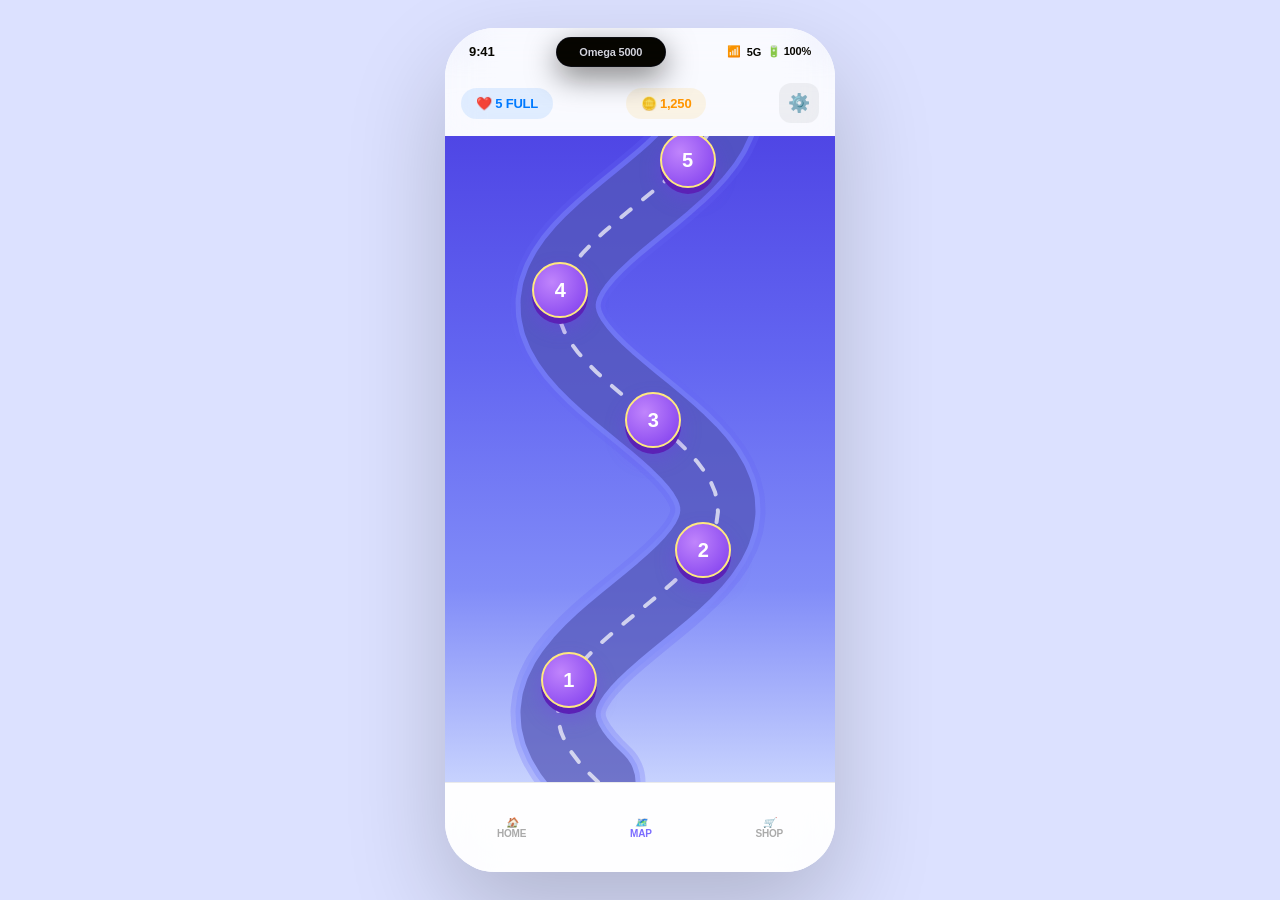
<file: index.html>
<!DOCTYPE html>
<html lang="en">
<head>
  <meta charset="UTF-8" />
  <meta name="viewport" content="width=device-width, initial-scale=1.0, maximum-scale=1.0, user-scalable=no, viewport-fit=cover" />
  <title>Bubble Shooter Pro</title>
  <link rel="preconnect" href="https://fonts.googleapis.com">
  <link href="https://fonts.googleapis.com/css2?family=Poppins:wght@400;600;700;900&display=swap" rel="stylesheet">
  <link rel="stylesheet" href="style.css">
</head>
<body>

<div class="game-container">

  <!-- iOS OVERLAYS (SHARED) -->
  <div class="ios-status-bar">
    <span class="time">9:41</span>
    <div class="dynamic-island" id="dynamicIsland">
      <span id="island-text">Omega 5000</span>
    </div>
    <div class="status-icons">
      <span>📶</span>
      <span>5G</span>
      <span>🔋 100%</span>
    </div>
  </div>

  <!-- MAP SCREEN (RESTORED FOREST) -->
  <div id="mapScreen" class="screen map-screen">
    <header class="hud-top-premium" style="background:rgba(255,255,255,0.75); backdrop-filter:blur(20px); padding: 60px 20px 15px; border-bottom:1px solid rgba(0,0,0,0.05);">
      <div class="hud-item" style="background:rgba(0,122,255,0.1); color:#007aff; padding:8px 15px; border-radius:20px; font-weight:800; font-size:13px;">❤️ 5 <span>FULL</span></div>
      <div class="hud-item" style="background:rgba(255,179,0,0.1); color:#ff9500; padding:8px 15px; border-radius:20px; font-weight:800; font-size:13px;">🪙 <span id="map-coins">1250</span></div>
      <button class="hud-btn-p" style="width:40px; height:40px; border-radius:12px; background:rgba(0,0,0,0.05); border:none; display:flex; justify-content:center; align-items:center; font-size:18px;" onclick="showScreen('settingsScreen')">⚙️</button>
    </header>
    <div class="map-scroller" id="mapScrollArea"><div id="levelPath" style="position:relative;"></div></div>
    
    <!-- Focus Current Level Button -->
    <button id="focusCurrentBtn" class="focus-current-btn hidden" onclick="scrollToCurrentLevel()">
      <svg id="focusArrow" viewBox="0 0 24 24" fill="white" width="30" height="30" style="transition: transform 0.3s;">
          <path d="M20 12l-1.41-1.41L13 16.17V4h-2v12.17l-5.58-5.59L4 12l8 8 8-8z"/>
      </svg>
    </button>
    
    <footer style="height:90px; background:#fff; display:flex; justify-content:space-around; align-items:center; border-top:1px solid #eee;">
      <div style="text-align:center; color:#aaa; font-size:10px; font-weight:800;"><i>🏠</i><br>HOME</div>
      <div style="text-align:center; color:#7b6cff; font-size:10px; font-weight:800;"><i>🗺️</i><br>MAP</div>
      <div onclick="showScreen('shopScreen')" style="text-align:center; color:#aaa; font-size:10px; font-weight:800; cursor:pointer;"><i>🛒</i><br>SHOP</div>
    </footer>
  </div>

  <!-- GAMEPLAY SCREEN (THE PHOTO CLONE) -->
  <div id="gameplayScreen" class="screen hidden play-bg">
    
    <header class="hud-top-premium">
      <button class="hamburger-btn" onclick="showScreen('mapScreen')">
        <div class="line"></div>
        <div class="line"></div>
        <div class="line"></div>
      </button>

      <div class="star-progress-track">
        <div class="star-progress-fill" style="width: 45%;"></div>
        <div class="star-wrapper" style="left: 33%;"><div class="p-star active">★</div></div>
        <div class="star-wrapper" style="left: 66%;"><div class="p-star">★</div></div>
        <div class="star-wrapper" style="left: 100%;"><div class="p-star">★</div></div>
      </div>

      <div class="score-pill">
        <h3 id="score">2450</h3>
      </div>
    </header>

    <canvas id="gameCanvas" style="position: absolute; top: 0; left: 0; width: 100%; height: 100%; z-index: 0;"></canvas>

    <footer class="hud-bottom-p">
      <div class="ammo-pill" id="ammo-val">55</div>
      
      <div class="shooter-row">
        <div class="main-ball-wrap">
          <div id="currentBall" class="cannon-ball-p" style="width:58px; height:58px;"></div>
          <div class="bubble-star-p" style="font-size: 32px;">✶</div>
        </div>
        <div class="reserve-ball-wrap" onclick="swapBubbles()">
          <div id="nextBall" class="cannon-ball-p" style="width:38px; height:38px;"></div>
          <div class="bubble-star-p" style="font-size: 24px;">✶</div>
          <!-- Slimmer & Swirly (Ghumaodar) Light Purple Arrows -->
          <svg class="swap-arrows" viewBox="0 0 100 100">
            <path d="M35,30 Q50,20 65,30" fill="none" stroke="rgba(214, 186, 255, 0.7)" stroke-width="5" stroke-linecap="round" />
            <path d="M62,25 L68,32 L58,35" fill="none" stroke="rgba(214, 186, 255, 0.7)" stroke-width="5" stroke-linecap="round" stroke-linejoin="round" />
            <path d="M65,70 Q50,80 35,70" fill="none" stroke="rgba(214, 186, 255, 0.7)" stroke-width="5" stroke-linecap="round" />
            <path d="M38,75 L32,68 L42,65" fill="none" stroke="rgba(214, 186, 255, 0.7)" stroke-width="5" stroke-linecap="round" stroke-linejoin="round" />
          </svg>
        </div>













      </div>

      <div class="pu-grid-p">
        <!-- Bomb -->
        <div class="pu-glass-btn pu-purple" onclick="usePowerup('bomb')">
          <span style="font-size:42px; filter: drop-shadow(0 4px 4px rgba(0,0,0,0.4)); margin-top: -5px;">💣</span>
          <div class="pu-badge-premium pu-badge-purple" id="badge-bomb">0</div>
        </div>
        
        <!-- Aim -->
        <div class="pu-glass-btn pu-cyan" onclick="usePowerup('aim')">
          <svg viewBox="0 0 100 100" style="width:85%; height:85%;">
            <circle cx="20" cy="85" r="10" fill="#3ddc84" stroke="#fff" stroke-width="2"/>
            <path d="M 27,78 L 85,20 L 55,5" fill="none" stroke="#66ff66" stroke-width="6" stroke-dasharray="6,6" stroke-linecap="round"/>
            <circle cx="85" cy="20" r="6" fill="#3ddc84"/>
            <polygon points="55,5 65,10 60,20" fill="#66ff66" />
            <circle cx="20" cy="85" r="15" fill="#fff" opacity="0.3" filter="blur(3px)"/>
          </svg>
          <div class="pu-badge-premium pu-badge-green" id="badge-aim">0</div>
        </div>
        
        <!-- Rotate -->
        <div class="pu-glass-btn pu-cyan">
          <svg viewBox="0 0 100 100" style="width:85%; height:85%;">
            <defs>
              <radialGradient id="cyG" cx="30%" cy="30%" r="70%">
                <stop offset="0%" stop-color="#ccffff"/><stop offset="30%" stop-color="#00ddff"/><stop offset="100%" stop-color="#0066cc"/>
              </radialGradient>
              <radialGradient id="grG" cx="30%" cy="30%" r="70%">
                <stop offset="0%" stop-color="#ccffcc"/><stop offset="30%" stop-color="#33cc33"/><stop offset="100%" stop-color="#006600"/>
              </radialGradient>
              <radialGradient id="rdG" cx="30%" cy="30%" r="70%">
                <stop offset="0%" stop-color="#ffcccc"/><stop offset="30%" stop-color="#ff4d4d"/><stop offset="100%" stop-color="#990000"/>
              </radialGradient>
            </defs>
            
            <!-- Fat Glossy Arrows -->
            <path d="M 65,30 A 35 35 0 0 1 75,50" fill="none" stroke="rgba(255,255,255,0.8)" stroke-width="6" stroke-linecap="round"/>
            <polygon points="70,45 77,57 84,45" fill="rgba(255,255,255,0.8)" />

            <path d="M 60,75 A 35 35 0 0 1 35,70" fill="none" stroke="rgba(255,255,255,0.8)" stroke-width="6" stroke-linecap="round"/>
            <polygon points="45,65 30,70 45,78" fill="rgba(255,255,255,0.8)" />

            <path d="M 20,50 A 35 35 0 0 1 35,25" fill="none" stroke="rgba(255,255,255,0.8)" stroke-width="6" stroke-linecap="round"/>
            <polygon points="28,32 38,20 42,32" fill="rgba(255,255,255,0.8)" />

            <!-- 3D Bubbles -->
            <circle cx="50" cy="20" r="15" fill="url(#cyG)" stroke="rgba(255,255,255,0.4)" stroke-width="1.5"/>
            <circle cx="44" cy="13" r="4" fill="#fff" opacity="0.8"/>

            <circle cx="20" cy="65" r="15" fill="url(#grG)" stroke="rgba(255,255,255,0.4)" stroke-width="1.5"/>
            <circle cx="14" cy="58" r="4" fill="#fff" opacity="0.8"/>

            <circle cx="80" cy="65" r="15" fill="url(#rdG)" stroke="rgba(255,255,255,0.4)" stroke-width="1.5"/>
            <circle cx="74" cy="58" r="4" fill="#fff" opacity="0.8"/>
          </svg>
          <div class="pu-badge-premium pu-badge-purple">2</div>
        </div>
        
        <!-- Fireball (Falling Comet) -->
        <div class="pu-glass-btn pu-purple" onclick="usePowerup('fireball')">
          <svg viewBox="0 0 100 100" style="width:85%; height:85%;" class="fireball-anim">
            <defs>
              <linearGradient id="cometG" x1="0%" y1="100%" x2="100%" y2="0%">
                <stop offset="0%" stop-color="#ffffff"/>
                <stop offset="40%" stop-color="#88ccff"/>
                <stop offset="100%" stop-color="rgba(102, 179, 255, 0)"/>
              </linearGradient>
              <filter id="glow">
                <feGaussianBlur stdDeviation="3" result="coloredBlur"/>
                <feMerge><feMergeNode in="coloredBlur"/><feMergeNode in="SourceGraphic"/></feMerge>
              </filter>
            </defs>
            
            <!-- Meteor Body / Tail -->
            <path d="M25,75 C45,85 70,50 90,10 C50,30 15,55 25,75 Z" fill="url(#cometG)" filter="url(#glow)"/>
            
            <!-- Action Streaks -->
            <path d="M15,65 L75,5" fill="none" stroke="url(#cometG)" stroke-width="3" stroke-linecap="round"/>
            <path d="M35,85 L95,25" fill="none" stroke="url(#cometG)" stroke-width="3" stroke-linecap="round"/>
            
            <!-- Glowing Core (Head) -->
            <circle cx="30" cy="70" r="12" fill="#fff" filter="url(#glow)"/>
            <circle cx="30" cy="70" r="8" fill="#ccffff"/>
          </svg>
          <div class="pu-badge-premium pu-badge-purple" id="badge-fireball">0</div>
        </div>
      </div>
    </footer>


  </div>

  <!-- SHOP SCREEN -->
  <div id="shopScreen" class="screen hidden" style="background:#f4f7ff; width:100%; height:100%;">
    <header class="hud-top-premium" style="background:#fff; padding: 50px 20px 15px; border-bottom:1px solid #eee;">
      <h2 style="color:#5b4dff; margin:0; font-size:24px;">Shop</h2>
      <div class="hud-item" style="background:#eef2ff; padding:8px 15px; border-radius:20px; font-weight:800; color:#ffb300;">🪙 <span id="shop-coins">1250</span></div>
    </header>
    <div style="padding:20px; display:flex; flex-direction:column; gap:15px; overflow-y:auto; height:calc(100% - 180px);">
      <div style="background:#fff; border-radius:20px; padding:20px; display:flex; justify-content:space-between; align-items:center; box-shadow:0 10px 30px rgba(0,0,0,0.05);">
        <div style="display:flex; align-items:center; gap:15px;">
          <span style="font-size:36px;">💣</span>
          <div><h3 style="margin:0; color:#333;">Bomb</h3><p style="margin:0; color:#888; font-size:12px;">Destroys area</p></div>
        </div>
        <button style="background:#ffb300; border:none; padding:10px 20px; border-radius:15px; color:#fff; font-weight:800; font-size:16px;" onclick="buyItem('bomb', 500)">500 🪙</button>
      </div>
      <div style="background:#fff; border-radius:20px; padding:20px; display:flex; justify-content:space-between; align-items:center; box-shadow:0 10px 30px rgba(0,0,0,0.05);">
        <div style="display:flex; align-items:center; gap:15px;">
          <span style="font-size:36px;">🎯</span>
          <div><h3 style="margin:0; color:#333;">Super Aim</h3><p style="margin:0; color:#888; font-size:12px;">Longer trajectory</p></div>
        </div>
        <button style="background:#ffb300; border:none; padding:10px 20px; border-radius:15px; color:#fff; font-weight:800; font-size:16px;" onclick="buyItem('aim', 300)">300 🪙</button>
      </div>
      <div style="background:#fff; border-radius:20px; padding:20px; display:flex; justify-content:space-between; align-items:center; box-shadow:0 10px 30px rgba(0,0,0,0.05);">
        <div style="display:flex; align-items:center; gap:15px;">
          <span style="font-size:36px;">☄️</span>
          <div><h3 style="margin:0; color:#333;">Fireball</h3><p style="margin:0; color:#888; font-size:12px;">Burns everything</p></div>
        </div>
        <button style="background:#ffb300; border:none; padding:10px 20px; border-radius:15px; color:#fff; font-weight:800; font-size:16px;" onclick="buyItem('fireball', 800)">800 🪙</button>
      </div>
    </div>
    <footer style="position:absolute; bottom:0; width:100%; height:90px; background:#fff; display:flex; justify-content:space-around; align-items:center; border-top:1px solid #eee;">
      <div onclick="showScreen('mapScreen')" style="text-align:center; color:#aaa; font-size:10px; font-weight:800; cursor:pointer;"><i>🏠</i><br>HOME</div>
      <div onclick="showScreen('mapScreen')" style="text-align:center; color:#aaa; font-size:10px; font-weight:800; cursor:pointer;"><i>🗺️</i><br>MAP</div>
      <div style="text-align:center; color:#7b6cff; font-size:10px; font-weight:800;"><i>🛒</i><br>SHOP</div>
    </footer>
  </div>

  <!-- SETTINGS SCREEN -->
  <div id="settingsScreen" class="screen hidden" style="background:#f4f7ff; width:100%; height:100%;">
    <header class="hud-top-premium" style="background:#fff; padding: 50px 20px 15px; border-bottom:1px solid #eee; display:flex; justify-content:space-between; align-items:center;">
      <button class="hud-btn-p" style="width:45px; height:45px;" onclick="showScreen('mapScreen')">⬅️</button>
      <h2 style="color:#5b4dff; margin:0; font-size:24px;">Settings</h2>
      <div style="width:45px;"></div>
    </header>
    <div style="padding:30px 20px; display:flex; flex-direction:column; gap:20px;">
      <div style="background:#fff; border-radius:20px; padding:20px; display:flex; justify-content:space-between; align-items:center; box-shadow:0 10px 30px rgba(0,0,0,0.05);">
        <h3 style="margin:0; color:#333;">Sound Effects</h3>
        <button id="toggleSoundBtn" style="background:#3ddc84; border:none; padding:10px 20px; border-radius:15px; color:#fff; font-weight:800; font-size:16px;" onclick="toggleSound()">ON</button>
      </div>
      <div style="background:#fff; border-radius:20px; padding:20px; display:flex; justify-content:space-between; align-items:center; box-shadow:0 10px 30px rgba(0,0,0,0.05);">
        <h3 style="margin:0; color:#333;">Music</h3>
        <button id="toggleMusicBtn" style="background:#3ddc84; border:none; padding:10px 20px; border-radius:15px; color:#fff; font-weight:800; font-size:16px;" onclick="toggleMusic()">ON</button>
      </div>
      <button style="background:#ff4d4d; border:none; padding:15px; border-radius:20px; color:#fff; font-weight:800; font-size:18px; margin-top:20px; box-shadow:0 10px 30px rgba(255,77,77,0.3);" onclick="resetProgress()">Reset Progress</button>
    </div>
  </div>

</div>

<script src="game.js"></script>

<!-- GSAP -->
<script src="https://cdnjs.cloudflare.com/ajax/libs/gsap/3.12.2/gsap.min.js"></script>

<style>
.points { position:absolute; color:#fff; font-size:26px; font-weight:700; pointer-events:none; text-shadow:0 2px 10px rgba(0,0,0,0.25); z-index:999; animation:floatUp 1s forwards; }
@keyframes floatUp { 0%{opacity:0;transform:translateY(0) scale(0.5)} 20%{opacity:1;transform:translateY(-10px) scale(1)} 100%{opacity:0;transform:translateY(-80px) scale(1.3)} }
.bg-particle { position:fixed; border-radius:50%; background:rgba(255,255,255,0.35); filter:blur(2px); animation:floatParticle linear infinite; pointer-events:none; z-index:0; }
@keyframes floatParticle { from{transform:translateY(0px)} to{transform:translateY(-100vh)} }
.shake { animation:shake 0.25s; }
@keyframes shake { 0%{transform:translateX(0)} 25%{transform:translateX(-5px)} 50%{transform:translateX(5px)} 75%{transform:translateX(-3px)} 100%{transform:translateX(0)} }
.level-complete { position:fixed; inset:0; z-index:9999; background:rgba(0,0,0,0.55); backdrop-filter:blur(10px); display:none; justify-content:center; align-items:center; }
.complete-card { width:300px; padding:35px; border-radius:36px; background:rgba(255,255,255,0.95); text-align:center; box-shadow:0 20px 60px rgba(0,0,0,0.3); }
.complete-card h1 { font-size:38px; color:#5b4dff; margin-bottom:8px; }
.complete-card p { color:#888; margin-bottom:22px; font-size:16px; }
.complete-btn { width:220px; height:60px; border:none; border-radius:20px; background:linear-gradient(to right,#ffb300,#ff7a00); color:white; font-size:20px; font-weight:700; cursor:pointer; box-shadow:0 8px 20px rgba(255,150,0,0.4); }
.failed-btn { width:220px; height:60px; border:none; border-radius:20px; background:linear-gradient(to right,#ff4d4d,#cc0000); color:white; font-size:20px; font-weight:700; cursor:pointer; box-shadow:0 8px 20px rgba(200,0,0,0.4); }
.combo-text { position:fixed; top:160px; left:50%; transform:translateX(-50%); color:#fff; font-size:38px; font-weight:800; text-shadow:0 5px 15px rgba(0,0,0,0.3); opacity:0; z-index:999; pointer-events:none; }
</style>

<!-- LEVEL COMPLETE MODAL -->
<div class="level-complete" id="levelComplete">
  <div class="complete-card">
    <h1>LEVEL CLEAR 🎉</h1>
    <p>You cleared all bubbles!</p>
    <button class="complete-btn" id="nextLevelBtn">NEXT LEVEL ▶</button>
  </div>
</div>

<!-- LEVEL FAILED MODAL -->
<div class="level-complete" id="levelFailed">
  <div class="complete-card">
    <h1 style="color:#ff4d4d;">OUT OF MOVES 😢</h1>
    <p>You didn't clear the board in time.</p>
    <button class="failed-btn" id="retryLevelBtn">TRY AGAIN ↻</button>
  </div>
</div>
<div class="combo-text" id="comboText">COMBO x3</div>

<script>
// ── Background Particles ──────────────────────────────────
(function createBgParticles(){
  for(let i=0;i<20;i++){
    const p=document.createElement('div');
    p.className='bg-particle';
    p.style.width=Math.random()*8+4+'px';
    p.style.height=p.style.width;
    p.style.left=Math.random()*100+'%';
    p.style.bottom='-20px';
    p.style.animationDuration=Math.random()*10+8+'s';
    p.style.animationDelay=Math.random()*10+'s';
    p.style.opacity=Math.random()*0.6+0.2;
    document.body.appendChild(p);
  }
})();

// ── Floating Score Popup ──────────────────────────────────
window.showPoints = function(x, y, text) {
  const div = document.createElement('div');
  div.className = 'points';
  div.innerText = text;
  div.style.left = x + 'px';
  div.style.top  = y + 'px';
  document.body.appendChild(div);
  setTimeout(() => div.remove(), 1000);
};

// ── Screen Shake ──────────────────────────────────────────
window.screenShake = function() {
  const el = document.getElementById('gameplayScreen');
  if (!el) return;
  el.classList.add('shake');
  setTimeout(() => el.classList.remove('shake'), 250);
};

// ── Bubble Pop Particles (DOM) ────────────────────────────
window.animateBubblePop = function(x, y, color) {
  for(let i=0;i<8;i++){
    const p = document.createElement('div');
    p.style.cssText = `position:fixed;width:10px;height:10px;border-radius:50%;background:${color};left:${x}px;top:${y}px;z-index:9998;pointer-events:none;`;
    document.body.appendChild(p);
    if(window.gsap) {
      gsap.to(p, { x:(Math.random()-0.5)*120, y:(Math.random()-0.5)*120, scale:0, opacity:0, duration:0.6, onComplete:()=>p.remove() });
    } else { setTimeout(()=>p.remove(), 600); }
  }
};

// ── Combo System ──────────────────────────────────────────
let _combo = 0;
window.increaseCombo = function() {
  _combo++;
  if (_combo >= 3) {
    const el = document.getElementById('comboText');
    el.innerText = `COMBO x${_combo}`;
    if(window.gsap) {
      gsap.fromTo(el, {scale:0.4,opacity:0,y:0}, {scale:1,opacity:1,duration:0.3});
      gsap.to(el, {opacity:0,y:-40,delay:0.7,duration:0.4});
    }
  }
  clearTimeout(window._comboTimer);
  window._comboTimer = setTimeout(() => _combo = 0, 1500);
};

// ── Level Complete Modal ──────────────────────────────────
// ── Level Complete / Failed Modals ──────────────────────────
window.showLevelComplete = function() {
  const island = document.getElementById('dynamicIsland');
  const islandText = document.getElementById('island-text');
  if (island && islandText) {
      islandText.innerText = `🎉 LEVEL CLEARED!`;
      island.classList.add('expanded');
  }

  const modal = document.getElementById('levelComplete');
  modal.style.display = 'flex';
  if(window.gsap) gsap.from(modal.querySelector('.complete-card'), {scale:0.5, duration:0.4, ease:'back.out(1.7)'});
};

window.showLevelFailed = function() {
  const island = document.getElementById('dynamicIsland');
  const islandText = document.getElementById('island-text');
  if (island && islandText) {
      islandText.innerText = `😢 OUT OF MOVES`;
      island.classList.add('expanded');
  }

  const modal = document.getElementById('levelFailed');
  modal.style.display = 'flex';
  if(window.gsap) gsap.from(modal.querySelector('.complete-card'), {scale:0.5, duration:0.4, ease:'back.out(1.7)'});
};

document.getElementById('nextLevelBtn').addEventListener('click', () => {
  document.getElementById('levelComplete').style.display = 'none';
  const island = document.getElementById('dynamicIsland');
  if (island) island.classList.remove('expanded');
  if(window.S) {
    S.currentLevel = Math.min(S.currentLevel + 1, 5000);
  }
  if(window.startGame) startGame();
});

document.getElementById('retryLevelBtn').addEventListener('click', () => {
  document.getElementById('levelFailed').style.display = 'none';
  const island = document.getElementById('dynamicIsland');
  if (island) island.classList.remove('expanded');
  if(window.startGame) startGame();
});

// ── Smooth Button Press ───────────────────────────────────
document.querySelectorAll('button').forEach(btn => {
  btn.addEventListener('mousedown', () => { if(window.gsap) gsap.to(btn, {scale:0.92, duration:0.1}); });
  btn.addEventListener('mouseup',   () => { if(window.gsap) gsap.to(btn, {scale:1,    duration:0.1}); });
});
</script>
</body>
</html>
</file>
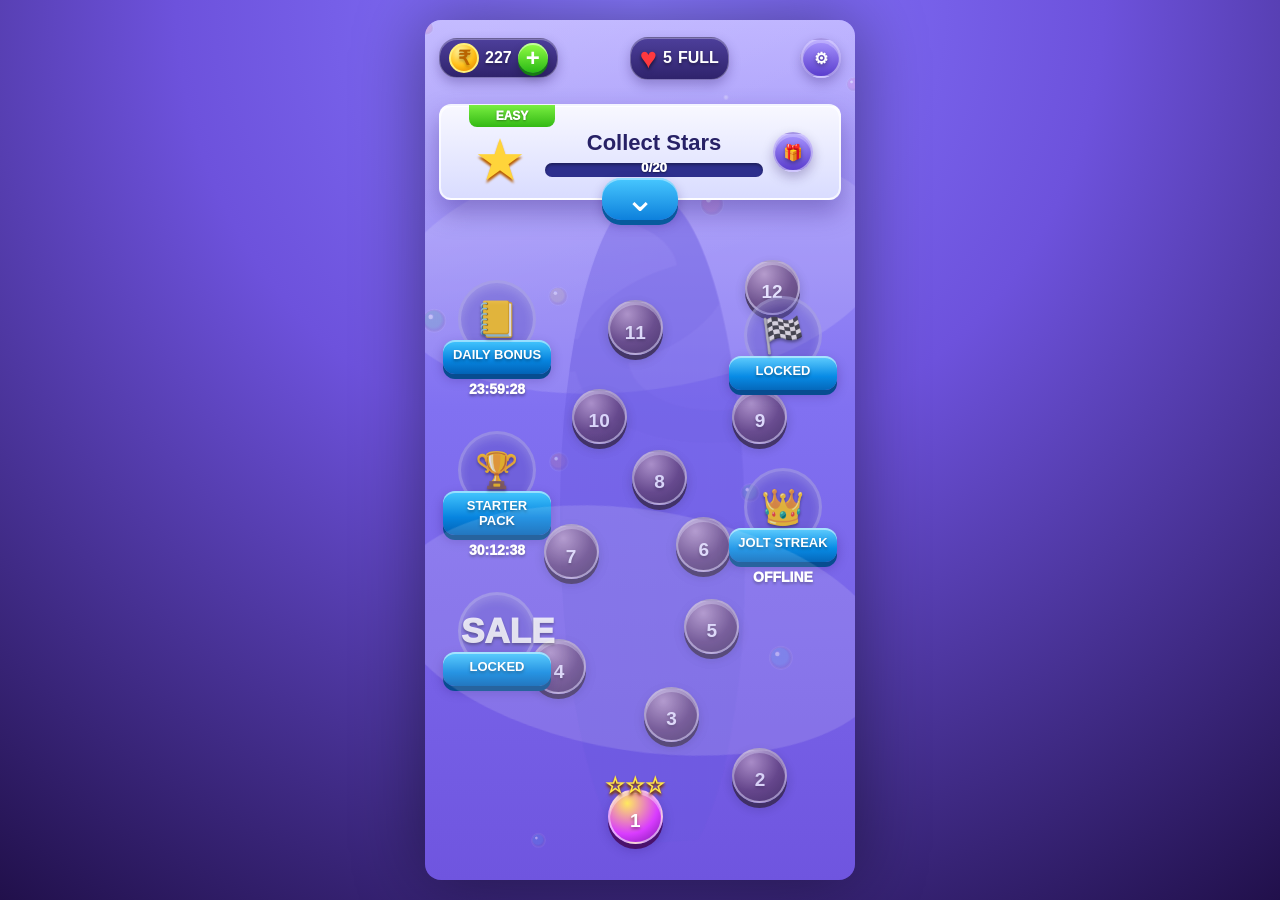
<file: Codex Bubble Shooter/WebPreview/index.html>
<!doctype html>
<html lang="en">
<head>
  <meta charset="utf-8">
  <meta name="viewport" content="width=device-width, initial-scale=1, maximum-scale=1, user-scalable=no">
  <title>Bubble Pop Quest - Browser Preview</title>
  <style>
    :root {
      --purple-1: #b8adff;
      --purple-2: #8171f1;
      --purple-3: #6346d8;
      --purple-4: #33106f;
      --panel: rgba(238, 240, 255, .92);
      --panel-line: #938bdc;
      --ink: #272166;
      --gold: #ffce28;
      --green: #52d622;
      --red: #f04a45;
      --blue: #1597f2;
      --shadow: 0 12px 26px rgba(39, 18, 117, .35);
      --soft-shadow: 0 5px 12px rgba(31, 11, 93, .28);
    }

    * { box-sizing: border-box; -webkit-tap-highlight-color: transparent; }

    html, body {
      margin: 0;
      width: 100%;
      height: 100%;
      overflow: hidden;
      background: radial-gradient(circle at 50% 0%, #8778ff 0, #6d52dc 42%, #21104b 100%);
      font-family: "Arial Rounded MT Bold", "Trebuchet MS", Arial, sans-serif;
      color: white;
      user-select: none;
    }

    button {
      border: 0;
      font: inherit;
      cursor: pointer;
      touch-action: manipulation;
    }

    .phone {
      position: fixed;
      inset: 0;
      width: 100vw;
      height: 100vh;
      max-width: 500px;
      margin: 0 auto;
      overflow: hidden;
      background:
        radial-gradient(circle at 24% 14%, rgba(255,255,255,.42) 0 2px, transparent 3px),
        radial-gradient(circle at 70% 9%, rgba(255,255,255,.3) 0 1px, transparent 3px),
        linear-gradient(160deg, rgba(255,255,255,.18), transparent 34%),
        linear-gradient(180deg, var(--purple-1), var(--purple-2) 45%, #6f55df);
      box-shadow: 0 0 70px rgba(0,0,0,.42);
    }

    .phone::before,
    .phone::after {
      content: "";
      position: absolute;
      left: -8%;
      right: -8%;
      height: 28%;
      border-radius: 50%;
      background: rgba(255,255,255,.13);
      filter: blur(.2px);
      pointer-events: none;
    }

    .phone::before { top: 15%; transform: rotate(-8deg); }
    .phone::after { bottom: 15%; transform: rotate(9deg); }

    #game {
      position: absolute;
      inset: 0;
      width: 100%;
      height: 100%;
      display: block;
      touch-action: none;
    }

    #uiRoot {
      position: absolute;
      inset: 0;
      pointer-events: none;
    }

    .screen {
      position: absolute;
      inset: 0;
      display: none;
      padding: 14px;
      pointer-events: auto;
      animation: panelIn .2s ease-out both;
    }

    .screen.active { display: block; }

    .topbar {
      display: flex;
      align-items: center;
      justify-content: space-between;
      gap: 8px;
      min-height: 48px;
      position: relative;
      z-index: 3;
    }

    .chip {
      display: inline-flex;
      align-items: center;
      justify-content: center;
      gap: 6px;
      min-height: 34px;
      padding: 4px 9px;
      color: white;
      font-weight: 900;
      text-shadow: 0 2px 3px rgba(0,0,0,.35);
      border-radius: 18px;
      background: linear-gradient(#4d3f9b, #2f236c);
      border: 1px solid rgba(255,255,255,.28);
      box-shadow: var(--soft-shadow), inset 0 1px rgba(255,255,255,.3);
    }

    .round {
      width: 40px;
      height: 40px;
      border-radius: 50%;
      display: grid;
      place-items: center;
      color: white;
      font-weight: 900;
      text-shadow: 0 2px 4px rgba(0,0,0,.35);
      background: linear-gradient(#a895ff, #5a3dcd);
      border: 2px solid rgba(255,255,255,.45);
      box-shadow: var(--soft-shadow), inset 0 3px rgba(255,255,255,.25);
    }

    .plus {
      width: 30px;
      height: 30px;
      border-radius: 50%;
      color: white;
      font-size: 24px;
      line-height: 1;
      background: linear-gradient(#95ff46, #28b815);
      box-shadow: 0 3px 0 #167d13, 0 5px 10px rgba(0,0,0,.25), inset 0 2px rgba(255,255,255,.45);
    }

    .icon {
      display: inline-grid;
      place-items: center;
      width: 30px;
      height: 30px;
      border-radius: 50%;
      color: white;
      font-size: 20px;
      text-shadow: 0 2px 3px rgba(0,0,0,.25);
    }

    .coin { background: radial-gradient(circle at 35% 25%, #fff49a, #ffbf18 55%, #df7b00); border: 2px solid #fff07a; color: #b96400; }
    .heart { color: #ff393f; filter: drop-shadow(0 2px 2px rgba(0,0,0,.3)); font-size: 29px; }
    .star { color: #ffc624; filter: drop-shadow(0 2px 1px #a94b00); }

    .logo-wrap {
      position: absolute;
      left: 50%;
      top: 14%;
      width: min(84vw, 390px);
      transform: translateX(-50%);
      text-align: center;
      animation: logoPop .45s cubic-bezier(.2,1.25,.45,1) both;
    }

    .logo {
      position: relative;
      display: inline-block;
      font-size: clamp(42px, 13vw, 68px);
      line-height: .82;
      letter-spacing: 0;
      color: #ffe23a;
      -webkit-text-stroke: 3px #9a4200;
      text-shadow: 0 4px #6d2a9c, 0 8px 0 #0b75bd, 0 12px 15px rgba(0,0,0,.35);
    }

    .logo span {
      display: block;
      color: #35ddff;
      -webkit-text-stroke-color: #09539b;
      text-shadow: 0 4px #063a89, 0 8px 11px rgba(0,0,0,.3);
    }

    .orb {
      position: absolute;
      width: 52px;
      height: 52px;
      border-radius: 50%;
      background: radial-gradient(circle at 28% 22%, #fff, #4d5dff 25%, #071bbb 70%);
      box-shadow: inset -6px -8px 8px rgba(0,0,0,.2), 0 4px 8px rgba(0,0,0,.25);
      animation: floaty 2.8s ease-in-out infinite;
    }

    .orb.red { background: radial-gradient(circle at 28% 22%, #fff, #ff462f 30%, #b91111 76%); }
    .orb.yellow { background: radial-gradient(circle at 28% 22%, #fff, #ffeb3f 32%, #d78900 76%); }
    .orb.green { background: radial-gradient(circle at 28% 22%, #fff, #28ee5d 32%, #119426 76%); }
    .orb.magenta { background: radial-gradient(circle at 28% 22%, #fff, #e93dff 32%, #8a19b7 76%); }

    .home-actions {
      position: absolute;
      left: 20px;
      right: 20px;
      bottom: 36px;
      display: grid;
      grid-template-columns: repeat(3, 1fr);
      gap: 14px;
    }

    .home-actions .wide { grid-column: span 2; }

    .btn {
      min-height: 62px;
      border-radius: 13px;
      color: white;
      font-size: 15px;
      font-weight: 950;
      text-transform: uppercase;
      text-shadow: 0 2px 2px rgba(0,0,0,.32);
      background: linear-gradient(#cf5bff, #7923ca 48%, #5b14b3);
      border: 2px solid rgba(255,255,255,.32);
      box-shadow: 0 6px 0 #3c0d8f, var(--shadow), inset 0 3px rgba(255,255,255,.28);
      transition: transform .08s ease, filter .12s ease;
    }

    .btn:active { transform: translateY(4px) scale(.98); box-shadow: 0 2px 0 #3c0d8f, var(--soft-shadow), inset 0 3px rgba(255,255,255,.25); }
    .btn.green { background: linear-gradient(#b4ff50, #4bd51a 50%, #2aac0b); box-shadow: 0 6px 0 #137c08, var(--shadow), inset 0 3px rgba(255,255,255,.35); }
    .btn.red { background: linear-gradient(#ff7a64, #ed3b2f 50%, #bc1d20); box-shadow: 0 6px 0 #8f1017, var(--shadow), inset 0 3px rgba(255,255,255,.32); }
    .btn.blue { background: linear-gradient(#5ed2ff, #2286ef 50%, #1264c1); box-shadow: 0 6px 0 #0a438d, var(--shadow), inset 0 3px rgba(255,255,255,.32); }
    .btn.orange { background: linear-gradient(#ffcf49, #ff8617 50%, #d35c00); box-shadow: 0 6px 0 #9b3f00, var(--shadow), inset 0 3px rgba(255,255,255,.36); }

    .panel {
      position: relative;
      color: var(--ink);
      background: linear-gradient(#f8f8ff, #d9dcff);
      border: 2px solid rgba(255,255,255,.7);
      border-radius: 12px;
      box-shadow: var(--shadow), inset 0 1px rgba(255,255,255,.85);
    }

    .ribbon {
      min-width: 210px;
      margin: 0 auto 12px;
      padding: 11px 20px;
      color: white;
      text-align: center;
      font-size: 23px;
      font-weight: 950;
      text-transform: uppercase;
      background: linear-gradient(#b167ff, #7424d3);
      border-radius: 8px;
      border: 2px solid rgba(255,255,255,.3);
      box-shadow: 0 5px 0 #50159b, var(--soft-shadow), inset 0 2px rgba(255,255,255,.35);
      text-shadow: 0 2px 2px rgba(0,0,0,.35);
    }

    .close, .back {
      width: 40px;
      height: 40px;
      border-radius: 50%;
      color: white;
      font-size: 24px;
      font-weight: 950;
      background: linear-gradient(#b39fff, #6749d6);
      border: 2px solid rgba(255,255,255,.5);
      box-shadow: var(--soft-shadow), inset 0 2px rgba(255,255,255,.35);
    }

    .screen-title {
      display: grid;
      grid-template-columns: 44px 1fr 44px;
      align-items: center;
      gap: 8px;
      margin-top: 8px;
    }

    .mission-list, .store-grid, .daily-grid {
      display: grid;
      gap: 10px;
      margin-top: 12px;
    }

    .mission-card {
      display: grid;
      grid-template-columns: 48px 1fr 72px;
      gap: 10px;
      align-items: center;
      min-height: 85px;
      padding: 10px;
    }

    .tag {
      display: inline-block;
      min-width: 74px;
      padding: 4px 9px;
      color: white;
      font-size: 12px;
      font-weight: 950;
      text-align: center;
      border-radius: 8px;
      background: linear-gradient(#79ee41, #33b914);
      text-shadow: 0 1px 2px rgba(0,0,0,.35);
    }

    .tag.medium { background: linear-gradient(#ffb13f, #ef6a12); }
    .tag.hard { background: linear-gradient(#ff665b, #c91f2c); }

    .progress {
      height: 14px;
      overflow: hidden;
      border-radius: 10px;
      background: #2d2f8d;
      box-shadow: inset 0 2px 3px rgba(0,0,0,.35);
    }

    .progress span {
      display: block;
      height: 100%;
      border-radius: inherit;
      background: linear-gradient(90deg, #27d4ff, #1476e8);
      box-shadow: inset 0 2px rgba(255,255,255,.5);
    }

    .level-path {
      position: absolute;
      inset: 172px 14px 10px;
      pointer-events: none;
    }

    .map-road {
      position: absolute;
      left: 30%;
      top: 0;
      width: 46%;
      height: 100%;
      opacity: .48;
      border-radius: 48% 54% 45% 55%;
      background: linear-gradient(180deg, transparent 0 4%, rgba(106, 90, 222, .78) 4% 96%, transparent 96%),
        radial-gradient(120% 20% at 10% 12%, transparent 0 44%, #6a5ade 45% 68%, transparent 69%),
        radial-gradient(120% 20% at 90% 24%, transparent 0 44%, #6a5ade 45% 68%, transparent 69%);
      filter: blur(.1px);
      transform: skewY(-4deg);
    }

    .map-mission {
      position: relative;
      display: grid;
      grid-template-columns: 1fr 54px;
      gap: 10px;
      align-items: center;
      min-height: 96px;
      margin-top: 22px;
      padding: 13px 12px 13px 104px;
    }

    .map-mission .tag {
      position: absolute;
      left: 28px;
      top: 0;
      transform: translateY(-1px);
      border-radius: 0 0 8px 8px;
      min-width: 86px;
    }

    .map-star {
      position: absolute;
      left: 30px;
      bottom: 14px;
      width: 58px;
      height: 58px;
      display: grid;
      place-items: center;
      color: #ffd43a;
      font-size: 58px;
      filter: drop-shadow(0 3px 1px #b85c00);
    }

    .map-mission-copy b {
      display: block;
      margin-bottom: 7px;
      color: var(--ink);
      font-size: 22px;
      text-align: center;
    }

    .map-mission-copy small {
      display: block;
      margin-top: -17px;
      color: white;
      font-weight: 950;
      text-align: center;
      text-shadow: 0 1px 2px rgba(0,0,0,.45);
    }

    .map-drop {
      position: absolute;
      left: 50%;
      bottom: -22px;
      width: 76px;
      height: 42px;
      transform: translateX(-50%);
      border-radius: 19px;
      color: white;
      font-size: 36px;
      line-height: 20px;
      background: linear-gradient(#48c8ff, #0d80dc);
      box-shadow: 0 5px 0 #075a9d, var(--soft-shadow), inset 0 2px rgba(255,255,255,.4);
      z-index: 4;
    }

    .side-offers {
      position: absolute;
      top: 260px;
      left: 18px;
      width: 108px;
      display: grid;
      gap: 34px;
      z-index: 3;
    }

    .side-offers.right {
      left: auto;
      right: 18px;
      top: 276px;
      gap: 78px;
    }

    .map-offer {
      min-height: 82px;
      color: white;
      font-weight: 950;
      text-shadow: 0 2px 3px rgba(0,0,0,.35);
      background: transparent;
      position: relative;
      padding: 0;
    }

    .map-offer span {
      display: grid;
      place-items: center;
      width: 78px;
      height: 78px;
      margin: 0 auto -18px;
      border-radius: 50%;
      color: rgba(255,255,255,.82);
      font-size: 35px;
      background: rgba(91, 80, 190, .38);
      border: 3px solid rgba(255,255,255,.26);
      box-shadow: inset 0 4px 10px rgba(255,255,255,.18);
    }

    .map-offer b {
      display: block;
      min-height: 34px;
      padding: 7px 8px;
      border-radius: 12px;
      background: linear-gradient(#45c8ff, #0784df 60%, #0262b6);
      box-shadow: 0 5px 0 #074c90, var(--soft-shadow), inset 0 2px rgba(255,255,255,.45);
      font-size: 13px;
    }

    .map-offer small {
      display: block;
      margin-top: 7px;
      font-size: 14px;
    }

    .map-offer.right b { background: linear-gradient(#62cfff, #088be5 60%, #0568bb); }

    .level-node {
      position: absolute;
      width: 55px;
      height: 55px;
      border-radius: 50%;
      color: white;
      font-weight: 950;
      background: radial-gradient(circle at 34% 24%, #ff84ff, #a620d1 55%, #65108d);
      border: 2px solid rgba(255,255,255,.55);
      box-shadow: 0 5px 0 #4a116c, var(--soft-shadow), inset 0 3px rgba(255,255,255,.38);
      pointer-events: auto;
      display: grid;
      place-items: center;
      padding: 0;
      text-shadow: 0 2px 3px rgba(0,0,0,.35);
    }

    .level-node.current { animation: pulse 1.1s ease-in-out infinite; background: radial-gradient(circle at 34% 24%, #ffe95f, #d93cff 60%, #7c16aa); }
    .level-node.locked { filter: grayscale(.75); opacity: .72; }

    .level-node b {
      position: relative;
      z-index: 2;
      font-size: 19px;
      margin-top: 10px;
    }

    .node-stars {
      position: absolute;
      top: -18px;
      left: 50%;
      width: 76px;
      transform: translateX(-50%);
      color: #ffe647;
      font-size: 22px;
      letter-spacing: 0;
      filter: drop-shadow(0 2px 1px #a74700);
      z-index: 3;
    }

    .side-tools {
      position: absolute;
      top: 58px;
      left: 8px;
      display: grid;
      gap: 9px;
      pointer-events: auto;
      z-index: 5;
    }

    .tool {
      width: 42px;
      height: 42px;
      border-radius: 8px;
      color: #063e87;
      font-size: 24px;
      font-weight: 950;
      background: linear-gradient(#66d8ff, #1a8af2);
      border: 2px solid rgba(255,255,255,.42);
      box-shadow: 0 4px 0 #0b5aa5, var(--soft-shadow), inset 0 2px rgba(255,255,255,.4);
    }

    .game-hud {
      position: absolute;
      inset: 0;
      display: none;
      pointer-events: none;
    }

    .game-hud.active { display: block; }

    .game-top {
      position: absolute;
      top: 7px;
      left: 7px;
      right: 7px;
      height: 42px;
      display: grid;
      grid-template-columns: 44px 1fr 68px;
      gap: 8px;
      align-items: center;
      pointer-events: auto;
    }

    .stars {
      height: 34px;
      border-radius: 18px;
      background: rgba(38, 24, 91, .76);
      display: flex;
      align-items: center;
      justify-content: center;
      gap: 18px;
      box-shadow: inset 0 2px 4px rgba(0,0,0,.35);
    }

    .powerbar {
      position: absolute;
      left: 48px;
      right: 48px;
      bottom: 14px;
      display: grid;
      grid-template-columns: repeat(4, 1fr);
      gap: 10px;
      pointer-events: auto;
    }

    .power {
      position: relative;
      height: 52px;
      border-radius: 8px;
      font-size: 22px;
      color: white;
      background: linear-gradient(#b9d4ff, #6975e3);
      border: 2px solid rgba(255,255,255,.55);
      box-shadow: 0 4px 0 #4d4db0, var(--soft-shadow), inset 0 2px rgba(255,255,255,.4);
    }

    .badge {
      position: absolute;
      right: -7px;
      bottom: -7px;
      min-width: 25px;
      height: 25px;
      padding: 0 5px;
      border-radius: 13px;
      display: grid;
      place-items: center;
      color: white;
      font-size: 13px;
      font-weight: 950;
      background: linear-gradient(#ff4abd, #c21d84);
      border: 2px solid white;
      text-shadow: 0 1px 2px rgba(0,0,0,.35);
    }

    .ready { animation: pulse 1s ease-in-out infinite; filter: saturate(1.35); }

    .daily-grid {
      grid-template-columns: repeat(3, 1fr);
      margin-top: 8px;
    }

    .day {
      min-height: 88px;
      padding: 7px 5px;
      text-align: center;
      font-size: 12px;
      font-weight: 950;
    }

    .day.active {
      background: linear-gradient(#bdff79, #60d725);
      color: #174c10;
    }

    .spin-wheel {
      position: relative;
      width: min(82vw, 360px);
      aspect-ratio: 1;
      margin: 12px auto;
      border-radius: 50%;
      background: conic-gradient(#f05355 0 45deg, #ff9630 45deg 90deg, #9bdc34 90deg 135deg, #19a8ed 135deg 180deg, #8754e8 180deg 225deg, #ee44c1 225deg 270deg, #ffd532 270deg 315deg, #6edc35 315deg 360deg);
      border: 10px solid #ffc637;
      box-shadow: 0 7px 0 #b96b00, var(--shadow), inset 0 0 18px rgba(255,255,255,.55);
      transition: transform 2.4s cubic-bezier(.12,.85,.22,1);
    }

    .spin-wheel::after {
      content: "◉";
      position: absolute;
      inset: 36%;
      display: grid;
      place-items: center;
      border-radius: 50%;
      color: #19a8ed;
      font-size: 44px;
      background: radial-gradient(#ffe85b, #ffb51f);
      border: 4px solid #fff3a6;
    }

    .pointer {
      width: 0;
      height: 0;
      border-left: 18px solid transparent;
      border-right: 18px solid transparent;
      border-bottom: 36px solid #ffe33b;
      margin: -4px auto -20px;
      filter: drop-shadow(0 3px 2px rgba(0,0,0,.28));
      position: relative;
      z-index: 2;
    }

    .store-grid {
      grid-template-columns: repeat(2, 1fr);
    }

    .pack {
      min-height: 170px;
      padding: 10px;
      text-align: center;
    }

    .pack .coins-stack {
      font-size: 48px;
      line-height: 1;
      margin: 6px 0;
      filter: drop-shadow(0 3px 2px rgba(0,0,0,.22));
    }

    .settings-list {
      display: grid;
      gap: 12px;
      padding: 16px;
      margin-top: 12px;
    }

    .setting-row {
      display: grid;
      grid-template-columns: 34px 1fr 64px;
      align-items: center;
      gap: 9px;
      color: var(--ink);
      font-weight: 900;
      min-height: 40px;
      border-bottom: 1px solid rgba(88, 80, 160, .25);
    }

    .toggle {
      height: 28px;
      border-radius: 16px;
      padding: 3px;
      background: linear-gradient(#65db36, #2dae18);
      box-shadow: inset 0 2px 3px rgba(0,0,0,.22);
    }

    .toggle.off { background: linear-gradient(#b5b5d2, #737392); }
    .toggle::after {
      content: "";
      display: block;
      width: 22px;
      height: 22px;
      border-radius: 50%;
      background: white;
      margin-left: auto;
      box-shadow: 0 2px 4px rgba(0,0,0,.28);
    }
    .toggle.off::after { margin-left: 0; }

    .modal {
      position: absolute;
      inset: 0;
      display: none;
      align-items: center;
      justify-content: center;
      padding: 22px;
      background: rgba(19, 12, 60, .5);
      pointer-events: auto;
      z-index: 20;
    }
    .modal.active { display: flex; }

    .dialog {
      width: min(92vw, 410px);
      padding: 16px;
      text-align: center;
      animation: popIn .18s ease-out both;
    }

    .dialog h2 {
      margin: 0 0 8px;
      color: #ffec4f;
      font-size: 29px;
      text-shadow: 0 3px #a94705, 0 5px 8px rgba(0,0,0,.28);
    }

    .dialog p {
      margin: 8px 0 14px;
      color: var(--ink);
      font-weight: 900;
      line-height: 1.35;
    }

    .dialog-actions {
      display: grid;
      grid-template-columns: 1fr 1fr;
      gap: 10px;
    }

    @keyframes logoPop {
      from { transform: translateX(-50%) scale(.72); opacity: 0; }
      to { transform: translateX(-50%) scale(1); opacity: 1; }
    }
    @keyframes panelIn {
      from { opacity: 0; transform: translateY(12px); }
      to { opacity: 1; transform: translateY(0); }
    }
    @keyframes popIn {
      from { transform: scale(.82); opacity: 0; }
      to { transform: scale(1); opacity: 1; }
    }
    @keyframes pulse {
      0%, 100% { transform: scale(1); }
      50% { transform: scale(1.08); }
    }
    @keyframes floaty {
      0%, 100% { transform: translateY(0); }
      50% { transform: translateY(-12px); }
    }

    @media (min-width: 620px) {
      .phone {
        width: 430px;
        height: 100vh;
        max-height: 860px;
        top: 50%;
        bottom: auto;
        transform: translateY(-50%);
        border-radius: 16px;
      }
    }

    @media (prefers-reduced-motion: reduce) {
      *, *::before, *::after {
        animation: none !important;
        transition: none !important;
      }
    }
  </style>
</head>
<body>
  <main class="phone" id="phone">
    <canvas id="game"></canvas>
    <div id="uiRoot"></div>
  </main>
  <script src="preview.js"></script>
</body>
</html>
</file>
<file: style.css>
:root {
  --p-purple: #7b6cff;
  --p-light-bg: #f3f6ff;
  --p-green: #3ddc84;
}

* { margin: 0; padding: 0; box-sizing: border-box; font-family: 'Poppins', sans-serif; }

body { background: #dce1ff; display: flex; justify-content: center; align-items: center; height: 100vh; overflow: hidden; }

.game-container {
  width: 390px; height: 844px; background: #fff; border-radius: 50px;
  position: relative; overflow: hidden; box-shadow: 0 40px 100px rgba(0,0,0,0.2);
}

.screen { position: absolute; inset: 0; display: flex; flex-direction: column; z-index: 10; }
.hidden { display: none !important; }

/* --- PLAY PAGE (EXACT PHOTO MATCH) --- */
.play-bg { 
  background: linear-gradient(180deg, #6c8cff 0%, #a2b9ff 40%, #fff 100%); 
}

.hud-top-premium {
  padding: 45px 12px 10px; display: flex; justify-content: space-between; align-items: center;
  background: transparent; z-index: 50; gap: 5px;
}
/* ──────── NEW PREMIUM HUD STYLES ──────── */
.hamburger-btn {
  width: 44px; height: 44px; 
  background: linear-gradient(180deg, #4da6ff 0%, #0077ff 100%);
  border: 2px solid #005bb5; border-radius: 8px;
  display: flex; flex-direction: column; justify-content: center; align-items: center; gap: 4px;
  box-shadow: inset 0 2px 4px rgba(255,255,255,0.4), 0 4px 6px rgba(0,0,0,0.3);
}
.hamburger-btn .line {
  width: 24px; height: 4px; background: #003366; border-radius: 2px;
  box-shadow: 0 1px 1px rgba(255,255,255,0.3);
}

.star-progress-track {
  flex: 1; max-width: 220px; height: 26px;
  background: #2b3553; border-radius: 13px; position: relative;
  box-shadow: inset 0 3px 6px rgba(0,0,0,0.5), 0 1px 2px rgba(255,255,255,0.2);
  border: 1px solid #1a2238; display: flex; align-items: center; margin: 0 10px;
}
.star-progress-fill {
  height: 100%; background: linear-gradient(180deg, #66ccff 0%, #0088ff 100%);
  border-radius: 13px; position: absolute; left: 0; top: 0;
  box-shadow: inset 0 2px 4px rgba(255,255,255,0.6);
}
.star-wrapper {
  position: absolute; top: 50%; transform: translate(-50%, -50%); z-index: 2;
}
.p-star {
  font-size: 24px; color: #7a8ba3; text-shadow: 0 2px 4px rgba(0,0,0,0.5);
  -webkit-text-stroke: 1px #5a6b83;
}
.p-star.active {
  color: #ffcc00; text-shadow: 0 2px 6px rgba(255,204,0,0.6), 0 2px 4px rgba(0,0,0,0.5);
  -webkit-text-stroke: 1px #cc9900; font-size: 28px;
}

.score-pill {
  background: #2b3553; border-radius: 15px; padding: 4px 14px;
  box-shadow: inset 0 3px 6px rgba(0,0,0,0.5), 0 1px 2px rgba(255,255,255,0.2);
  border: 1px solid #1a2238;
}
.score-pill h3 {
  font-size: 18px; color: #ffffff; font-weight: 900; margin: 0; letter-spacing: 1px;
}

.goal-icon-p { width: 22px; height: 22px; background: radial-gradient(circle at 6px 6px, #e1baff, #c76bff); border-radius: 50%; box-shadow: inset -1px -1px 3px rgba(0,0,0,0.2); }
.cannon-ball-p {
    width: 100%; height: 100%; 
    border-radius: 50% !important; /* Forced Circle */
    box-shadow: inset -3px -3px 8px rgba(0,0,0,0.3);
}

.goal-box-p h3 { font-size: 16px; color: #4a4a8c; font-weight: 900; }




/* THE SMOOTH WAVE (FIXED) */
.hud-bottom-p {
    position: absolute; bottom: 0; width: 100%; height: 180px;
    background: #f0f4ff; border-top-left-radius: 50px; border-top-right-radius: 50px;
    display: flex; justify-content: center; align-items: center; z-index: 100;
}
.wave-svg { position: absolute; top: -50px; left: 0; width: 100%; height: 60px; fill: #f0f4ff; }

/* ──────── PRECISE PHOTO CLONE HUD ──────── */
.hud-bottom-p {
    position: absolute; bottom: 0; width: 100%; height: 260px;
    background: transparent; pointer-events: none;
    display: flex; flex-direction: column; align-items: center; justify-content: flex-end;
    padding-bottom: 25px;
}

/* Ammo Pill Box */
.ammo-pill {
    background: #4a4a8c; color: #fff; font-weight: 900; font-size: 18px;
    padding: 4px 15px; border-radius: 20px; margin-bottom: 10px;
    box-shadow: 0 4px 10px rgba(0,0,0,0.2); pointer-events: auto;
}

/* Shooter Row */
.shooter-row {
    display: flex; align-items: center; gap: 20px; margin-bottom: 30px; pointer-events: auto;
}
.main-ball-wrap {
    position: relative; border-radius: 50%;
    display: flex; justify-content: center; align-items: center;
    aspect-ratio: 1 / 1; flex-shrink: 0;
}
.main-ball-wrap::after {
    content: '✶'; position: absolute; color: rgba(255,255,255,0.7); font-size: 30px; z-index: 5;
    pointer-events: none;
}

.reserve-ball-wrap {
    position: relative; aspect-ratio: 1 / 1; flex-shrink: 0;
    display: flex; justify-content: center; align-items: center; border-radius: 50%;
}

.swap-arrows { 
    position: absolute; width: 250%; height: 250%; opacity: 0.9; cursor: pointer; 
    animation: spin-premium 6s linear infinite; z-index: 6;
    pointer-events: none;
    transform-origin: center center;
}



@keyframes spin-premium { 
    from { transform: rotate(0deg) scale(1); } 
    50% { transform: rotate(180deg) scale(1.05); }
    to { transform: rotate(360deg) scale(1); } 
}

@keyframes fire-flicker {
    0%, 100% { transform: scale(1) translate(0, 0); filter: drop-shadow(0 0 4px #fff); }
    50% { transform: scale(1.05) translate(-2px, 2px); filter: drop-shadow(0 0 10px #88ccff); }
}
.fireball-anim {
    animation: fire-flicker 1.5s infinite ease-in-out;
    transform-origin: center bottom;
}

/* Wide Rectangle Powerup Grid */
.pu-grid-p {
    display: flex; gap: 8px; pointer-events: auto; width: 96%; max-width: 420px; justify-content: center;
}
.pu-glass-btn {
    flex: 1; height: 60px; border-radius: 12px; position: relative;
    border: 1px solid rgba(255,255,255,0.6); box-shadow: 0 4px 10px rgba(0,0,0,0.15), inset 0 -2px 4px rgba(0,0,0,0.1);
    display: flex; justify-content: center; align-items: center; cursor: pointer;
    overflow: hidden;
}
.pu-purple { background: linear-gradient(180deg, #d3d1f0, #9f9ee5); }
.pu-cyan { background: linear-gradient(180deg, #5de1ff, #00aaff); }

/* Glossy Shine */
.pu-glass-btn::before {
    content: ''; position: absolute; top: 0; left: 0; width: 100%; height: 50%;
    background: linear-gradient(180deg, rgba(255,255,255,0.7) 0%, rgba(255,255,255,0) 100%);
    border-radius: 12px 12px 50% 50%;
}
.pu-glass-btn svg { z-index: 2; filter: drop-shadow(0 2px 2px rgba(0,0,0,0.2)); }

/* Badges */
.pu-badge-premium {
    position: absolute; bottom: -5px; right: -5px; 
    color: #fff; font-size: 13px; font-weight: 900;
    width: 28px; height: 28px; border-radius: 50%;
    display: flex; justify-content: center; align-items: center;
    border: 2px solid #fff; box-shadow: 0 2px 5px rgba(0,0,0,0.3);
    z-index: 5;
    text-shadow: 0 1px 2px rgba(0,0,0,0.3);
}
.pu-badge-purple { background: radial-gradient(circle at 30% 30%, #e666ff, #aa00ff); }
.pu-badge-green { background: radial-gradient(circle at 30% 30%, #66ff66, #00cc00); }


.bubble-star-p {
    position: absolute; color: rgba(255,255,255,0.7); font-size: 20px; z-index: 5;
    pointer-events: none; width: 100%; height: 100%;
    display: flex; justify-content: center; align-items: center;
}
.reserve-ball-wrap::after {
    content: '✶'; position: absolute; color: rgba(255,255,255,0.7); font-size: 24px; z-index: 5;
    pointer-events: none;
}

/* MAP SCREEN (RESTORED) */
.map-screen { background: #f8f9ff; display: flex; flex-direction: column; }
.map-scroller {
    flex: 1;
    overflow-y: auto;
    background: linear-gradient(180deg, #4f46e5 0%, #6366f1 35%, #818cf8 70%, #c7d2fe 100%) !important;
    scrollbar-width: none;
    position: relative;
}
.node-premium {
    position: absolute;
    width: 56px; height: 56px;
    border-radius: 50%;
    background: radial-gradient(circle at 18px 18px, #aeaeaf, #8e8e93); /* Glossy Locked Gray */
    border: 2px solid #e5e5ea;
    display: flex; justify-content: center; align-items: center;
    font-weight: 900; font-size: 20px; color: #fff;
    box-shadow: 0 6px 0 #636366, 0 10px 20px rgba(0,0,0,0.15);
    cursor: pointer;
    z-index: 2;
    transition: transform 0.1s, box-shadow 0.1s;
}
.node-premium.unlocked {
    background: radial-gradient(circle at 18px 18px, #c084fc, #7c3aed); /* Glossy Royal Purple/Violet Sphere */
    border: 2.5px solid #ffe880; /* Gold shine border */
    box-shadow: 0 6px 0 #5b21b6, 0 10px 20px rgba(124, 58, 237, 0.35); /* 3D dark violet extrusion and shadow! */
}
.node-premium:active {
    transform: translateY(4px) !important;
    box-shadow: 0 2px 0 #5b21b6, 0 5px 10px rgba(124, 58, 237, 0.35) !important;
}
.node-premium:not(.unlocked):active {
    transform: translateY(4px) !important;
    box-shadow: 0 2px 0 #636366, 0 5px 10px rgba(0,0,0,0.15) !important;
}

/* Focus Current Level FAB */
.focus-current-btn {
    position: absolute; bottom: 100px; right: 20px;
    width: 56px; height: 56px; border-radius: 28px;
    background: linear-gradient(180deg, #5de1ff, #00aaff);
    border: 3px solid #fff; box-shadow: 0 6px 15px rgba(0,0,0,0.3);
    display: flex; justify-content: center; align-items: center;
    cursor: pointer; z-index: 100; transition: opacity 0.3s, transform 0.3s;
}
.focus-current-btn:active { transform: scale(0.9) !important; }
.focus-current-btn.hidden {
    opacity: 0; pointer-events: none; transform: translateY(20px);
}

/* ==========================================
    HYPER-PREMIUM iOS 17 DESIGN SYSTEM OVERRIDES
   ========================================== */

/* Overriding typography with iOS system standard */
* {
  font-family: -apple-system, BlinkMacSystemFont, "SF Pro Display", "SF Pro Text", "SF Pro", "Helvetica Neue", Helvetica, Arial, sans-serif !important;
  letter-spacing: -0.2px;
}

/* iOS Status Bar & Dynamic Island */
.ios-status-bar {
  position: absolute; top: 0; left: 0; width: 100%; height: 47px;
  display: flex; justify-content: space-between; align-items: center;
  padding: 0 24px; z-index: 9999; pointer-events: none;
  font-size: 13px; font-weight: 600; color: #000;
  mix-blend-mode: difference; filter: invert(1); /* Auto light/dark text contrast */
}
.ios-status-bar .time { font-weight: 700; letter-spacing: -0.1px; }
.ios-status-bar .status-icons { display: flex; gap: 6px; align-items: center; font-size: 11px; }

/* Dynamic Island */
.dynamic-island {
  width: 110px; height: 30px; background: #000; border-radius: 20px;
  display: flex; justify-content: center; align-items: center;
  color: #fff; font-size: 11px; font-weight: 700;
  transition: width 0.4s cubic-bezier(0.19, 1, 0.22, 1), height 0.4s cubic-bezier(0.19, 1, 0.22, 1), border-radius 0.4s;
  pointer-events: auto; box-shadow: 0 10px 30px rgba(0,0,0,0.5);
  border: 0.5px solid rgba(255,255,255,0.08);
}
.dynamic-island span {
  opacity: 0.85; transition: opacity 0.3s;
  white-space: nowrap; overflow: hidden; text-overflow: ellipsis;
  max-width: 90%;
}
.dynamic-island.expanded {
  width: 280px; height: 65px; border-radius: 26px;
  flex-direction: column; justify-content: space-around;
  padding: 10px;
}
.dynamic-island.expanded span { font-size: 14px; font-weight: 800; color: #ffcc00; }

/* iOS Home Indicator */
.ios-home-indicator {
  position: absolute; bottom: 8px; left: 50%; transform: translateX(-50%);
  width: 140px; height: 5px; background: rgba(0,0,0,0.3); border-radius: 10px;
  z-index: 9999; pointer-events: none;
}
.play-bg ~ .ios-home-indicator {
  background: rgba(255,255,255,0.5);
}

/* Translucent iOS Tabbar / Footers */
footer {
  background: rgba(255, 255, 255, 0.8) !important;
  backdrop-filter: blur(30px) !important;
  -webkit-backdrop-filter: blur(30px) !important;
  border-top: 0.5px solid rgba(0,0,0,0.08) !important;
  box-shadow: none !important;
}

/* Modern iOS 17 Settings style layouts */
#settingsScreen, #shopScreen {
  background: #f2f2f7 !important; /* iOS Light Gray */
}
#settingsScreen header, #shopScreen header {
  background: rgba(255, 255, 255, 0.8) !important;
  backdrop-filter: blur(25px) !important;
  -webkit-backdrop-filter: blur(25px) !important;
  border-bottom: 0.5px solid rgba(0,0,0,0.08) !important;
}
#settingsScreen > div, #shopScreen > div {
  background: transparent !important;
  padding: 85px 16px 30px !important;
}

/* iOS 17 Rounded Grouped Table Cell Styles */
#settingsScreen > div > div, #shopScreen > div > div {
  background: #ffffff !important;
  border-radius: 12px !important;
  box-shadow: 0 1px 2px rgba(0,0,0,0.02) !important;
  border: 0.5px solid rgba(0,0,0,0.05) !important;
  margin-bottom: 12px !important;
  padding: 14px 18px !important;
  transition: background-color 0.2s;
}
#settingsScreen > div > div:active, #shopScreen > div > div:active {
  background: #f2f2f7 !important;
}

/* Clean iOS Switches */
button#toggleSoundBtn, button#toggleMusicBtn {
  position: relative;
  width: 51px !important; height: 31px !important;
  border-radius: 16px !important;
  background: #34c759 !important; /* iOS system green */
  border: none !important;
  box-shadow: none !important;
  transition: background-color 0.25s cubic-bezier(0.16, 1, 0.3, 1) !important;
  cursor: pointer;
  padding: 0 !important;
  outline: none;
}
button#toggleSoundBtn::after, button#toggleMusicBtn::after {
  content: '';
  position: absolute; top: 2px; left: 2px;
  width: 27px; height: 27px;
  border-radius: 50%;
  background: #ffffff;
  box-shadow: 0 3px 8px rgba(0,0,0,0.15), 0 1px 1px rgba(0,0,0,0.05);
  transition: transform 0.25s cubic-bezier(0.16, 1, 0.3, 1) !important;
}
button#toggleSoundBtn.off, button#toggleMusicBtn.off {
  background: #e9e9ea !important;
}
button#toggleSoundBtn.off::after, button#toggleMusicBtn.off::after {
  transform: translateX(0) !important;
}
button#toggleSoundBtn:not(.off)::after, button#toggleMusicBtn:not(.off)::after {
  transform: translateX(20px) !important;
}

/* Apple Pay style Coin Badges & Buttons */
#shopScreen button {
  background: #007aff !important; /* Apple blue */
  border-radius: 18px !important;
  color: #fff !important;
  font-weight: 600 !important;
  font-size: 14px !important;
  padding: 6px 14px !important;
  box-shadow: none !important;
  border: none !important;
}
#shopScreen button:active { opacity: 0.8; }

/* Settings Reset Button */
#settingsScreen button:last-child {
  background: #ff3b30 !important; /* iOS system red */
  color: #ffffff !important;
  font-weight: 600 !important;
  border-radius: 12px !important;
  border: none !important;
  box-shadow: none !important;
  margin-top: 15px !important;
}

/* Beautiful iOS Frosted Glass Modals */
.level-complete {
  background: rgba(0,0,0,0.2) !important;
  backdrop-filter: blur(35px) !important;
  -webkit-backdrop-filter: blur(35px) !important;
  display: none;
}
.complete-card {
  width: 320px !important;
  padding: 30px 24px !important;
  border-radius: 28px !important;
  background: rgba(255, 255, 255, 0.85) !important;
  box-shadow: 0 20px 50px rgba(0,0,0,0.15) !important;
  border: 0.5px solid rgba(255,255,255,0.4) !important;
  text-align: center;
}
.complete-card h1 {
  font-size: 26px !important;
  font-weight: 800 !important;
  color: #000 !important;
  letter-spacing: -0.5px !important;
}
.complete-card p {
  color: #555 !important;
  font-size: 15px !important;
  font-weight: 500 !important;
  margin-bottom: 25px !important;
}
.complete-btn {
  width: 100% !important;
  height: 52px !important;
  border-radius: 14px !important;
  background: #34c759 !important; /* iOS Green */
  color: #fff !important;
  font-weight: 600 !important;
  font-size: 17px !important;
  box-shadow: 0 4px 12px rgba(52,199,89,0.3) !important;
}
.failed-btn {
  width: 100% !important;
  height: 52px !important;
  border-radius: 14px !important;
  background: #ff3b30 !important; /* iOS Red */
  color: #fff !important;
  font-weight: 600 !important;
  font-size: 17px !important;
  box-shadow: 0 4px 12px rgba(255,59,48,0.3) !important;
}

/* Translucent Gameplay Glass HUD */
.hud-top-premium {
  background: rgba(255,255,255,0.15) !important;
  backdrop-filter: blur(20px) !important;
  -webkit-backdrop-filter: blur(20px) !important;
  border-bottom: 0.5px solid rgba(255,255,255,0.1) !important;
  padding: 55px 16px 12px !important;
}
.score-pill, .star-progress-track {
  background: rgba(255,255,255,0.2) !important;
  border: 0.5px solid rgba(255,255,255,0.1) !important;
  box-shadow: none !important;
}
.star-progress-fill {
  background: linear-gradient(90deg, #34c759, #30b0c7) !important;
  box-shadow: none !important;
}
.hamburger-btn {
  background: rgba(255,255,255,0.2) !important;
  border: 0.5px solid rgba(255,255,255,0.15) !important;
  box-shadow: none !important;
  border-radius: 12px !important;
}
.hamburger-btn .line {
  background: #fff !important;
  box-shadow: none !important;
}

/* Premium bottom glass launcher */
.hud-bottom-p {
  background: rgba(255,255,255,0.12) !important;
  backdrop-filter: blur(25px) !important;
  -webkit-backdrop-filter: blur(25px) !important;
  border-top: 0.5px solid rgba(255,255,255,0.15) !important;
  padding-bottom: 30px !important;
}
.ammo-pill {
  background: rgba(255,255,255,0.25) !important;
  color: #fff !important;
  font-weight: 700 !important;
  box-shadow: none !important;
  border: 0.5px solid rgba(255,255,255,0.2) !important;
}
.pu-glass-btn {
  background: rgba(255,255,255,0.2) !important;
  border: 0.5px solid rgba(255,255,255,0.15) !important;
  box-shadow: none !important;
  backdrop-filter: blur(10px) !important;
  -webkit-backdrop-filter: blur(10px) !important;
}
.pu-glass-btn::before { display: none; }

/* Special Difficulty Levels */
.node-premium.unlocked.difficulty-hard {
    background: radial-gradient(circle at 16px 16px, #ffe480, #ffcc00) !important;
    border: 2.5px solid #fff !important;
    box-shadow: 0 6px 0 #b38f00, 0 10px 20px rgba(255, 204, 0, 0.45) !important;
}
.node-premium.unlocked.difficulty-hard:active {
    box-shadow: 0 2px 0 #b38f00, 0 5px 10px rgba(255, 204, 0, 0.45) !important;
}

.node-premium.unlocked.difficulty-very-hard {
    background: radial-gradient(circle at 16px 16px, #ffb366, #ff8800) !important;
    border: 2.5px solid #fff !important;
    box-shadow: 0 6px 0 #b35f00, 0 10px 20px rgba(255, 136, 0, 0.45) !important;
}
.node-premium.unlocked.difficulty-very-hard:active {
    box-shadow: 0 2px 0 #b35f00, 0 5px 10px rgba(255, 136, 0, 0.45) !important;
}

.node-premium.unlocked.difficulty-super-hard {
    background: radial-gradient(circle at 16px 16px, #ff9994, #ff3b30) !important;
    border: 2.5px solid #fff !important;
    box-shadow: 0 6px 0 #b31a10, 0 10px 20px rgba(255, 59, 48, 0.45) !important;
}
.node-premium.unlocked.difficulty-super-hard:active {
    box-shadow: 0 2px 0 #b31a10, 0 5px 10px rgba(255, 59, 48, 0.45) !important;
}

/* Fire Badges (Transparent, Floating Large Glowing Flames) */
.fire-badge {
    position: absolute;
    right: -24px; /* Offset beautifully next to the 56px bubble to let the 34px wide flame fit perfectly */
    top: 6px;
    width: 44px;
    height: 44px;
    display: flex;
    justify-content: center;
    align-items: center;
    z-index: 5;
    background: none !important;
    border: none !important;
    box-shadow: none !important;
}

/* Glowing Heat Filter for SVG Flame Icons */
.fire-svg {
    filter: drop-shadow(0 2px 5px var(--flame-glow));
    transition: transform 0.2s;
}
.fire-badge:hover .fire-svg {
    transform: scale(1.15);
}

.hard-badge .fire-svg {
    --flame-glow: rgba(255, 204, 0, 0.85);
}
.very-hard-badge .fire-svg {
    --flame-glow: rgba(255, 136, 0, 0.85);
}
.super-hard-badge .fire-svg {
    --flame-glow: rgba(255, 59, 48, 0.85);
}
</file>
